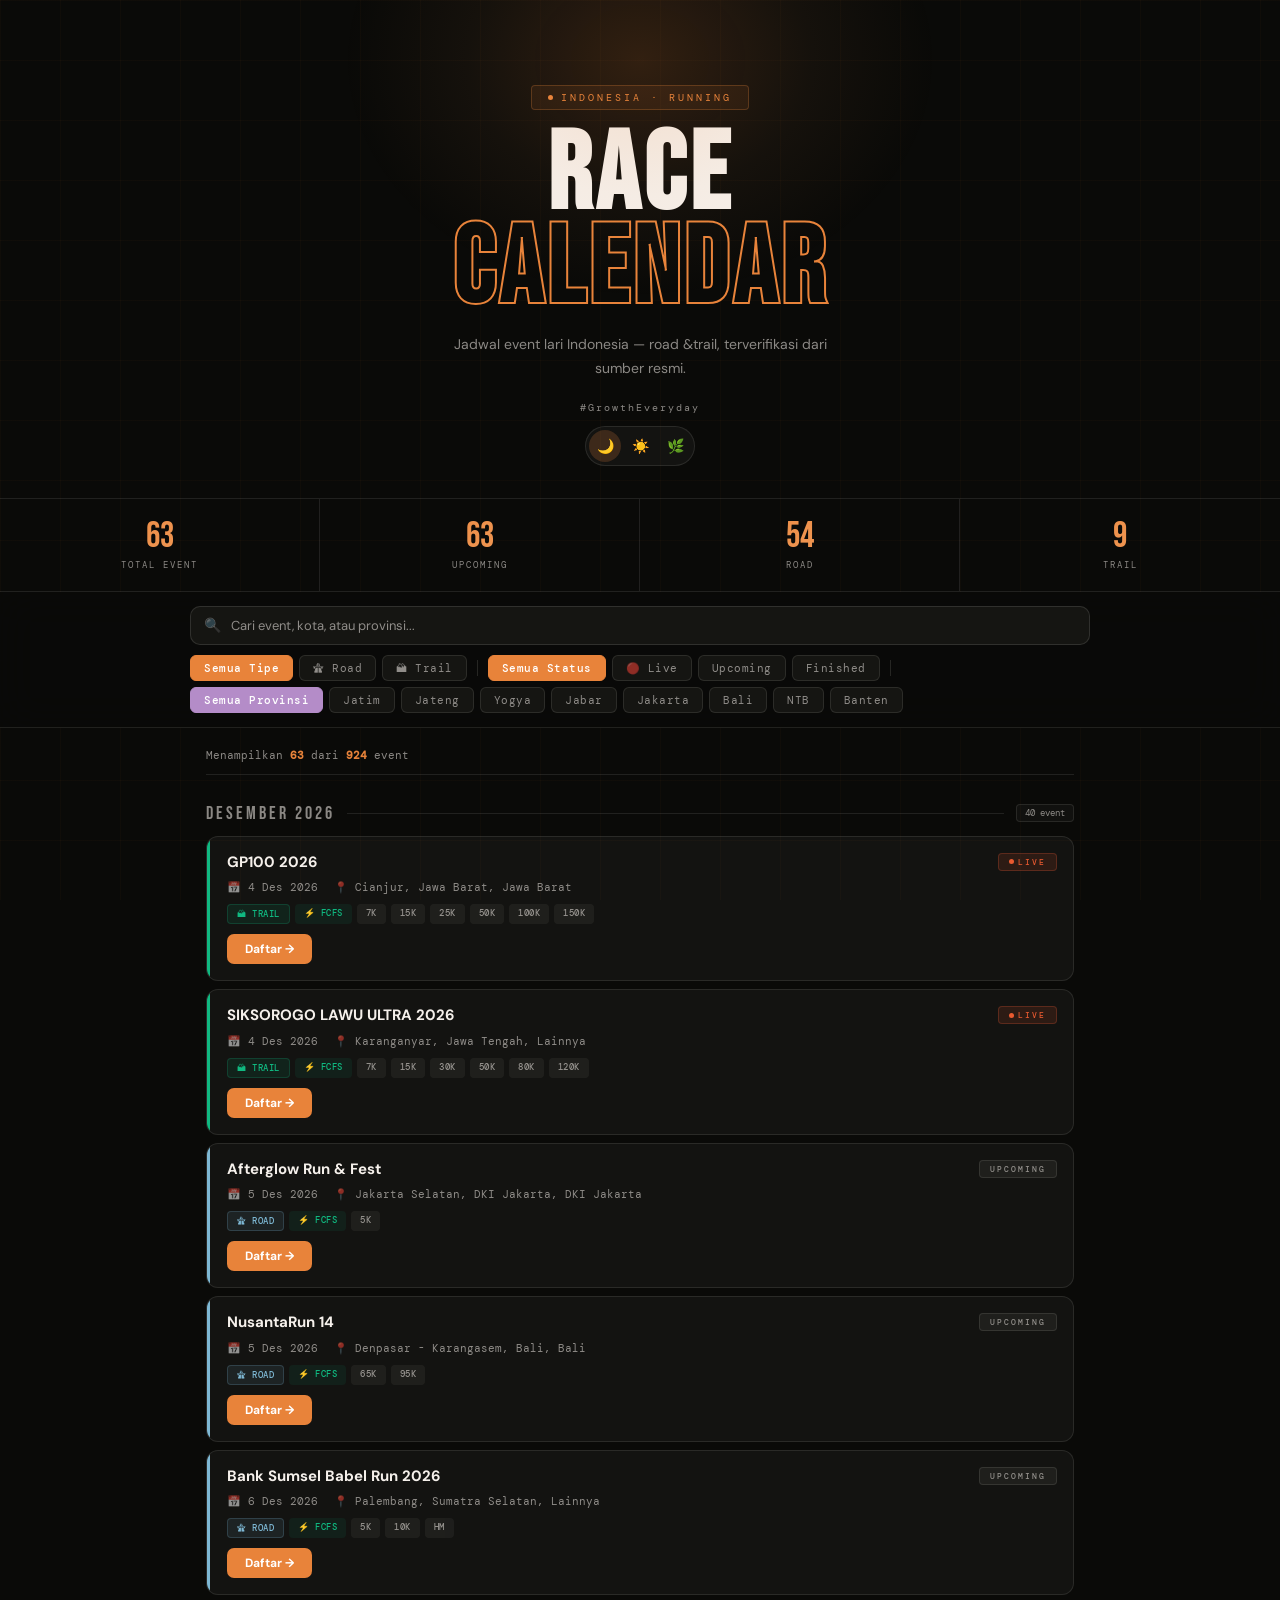
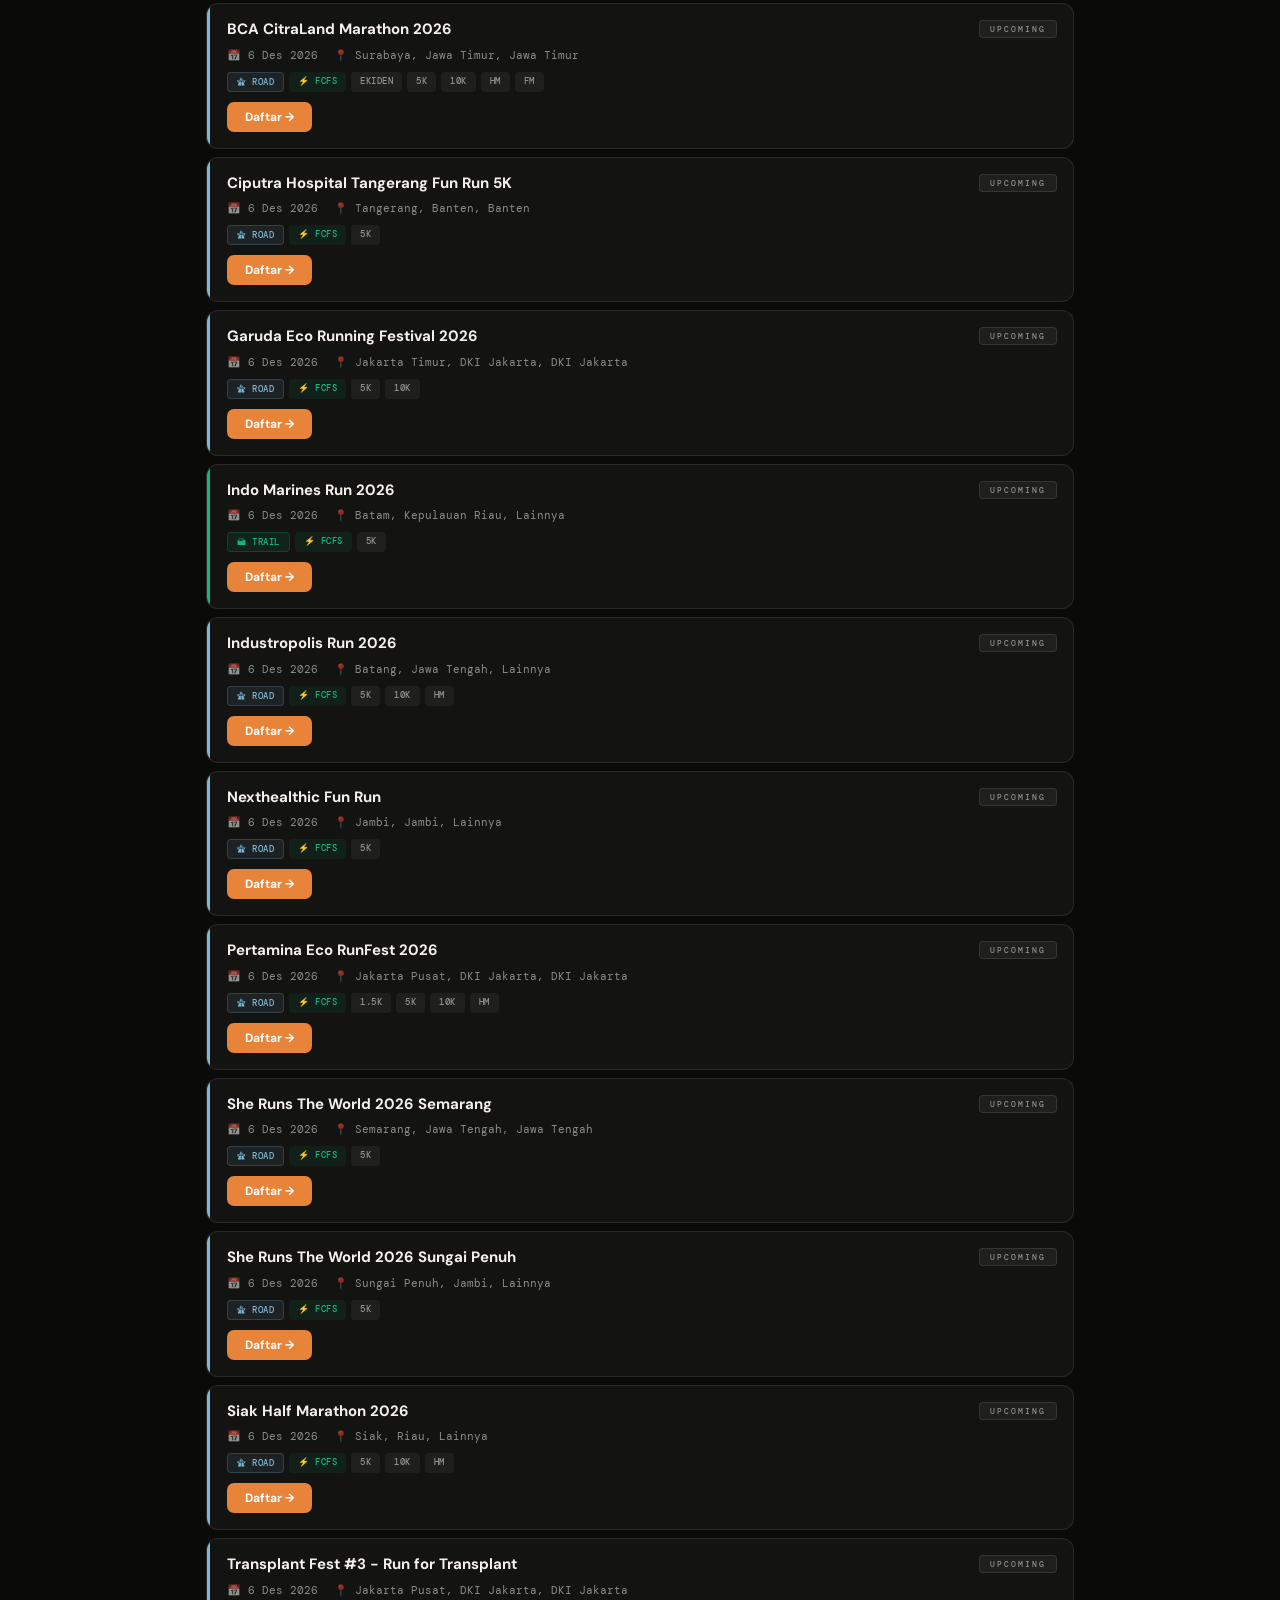
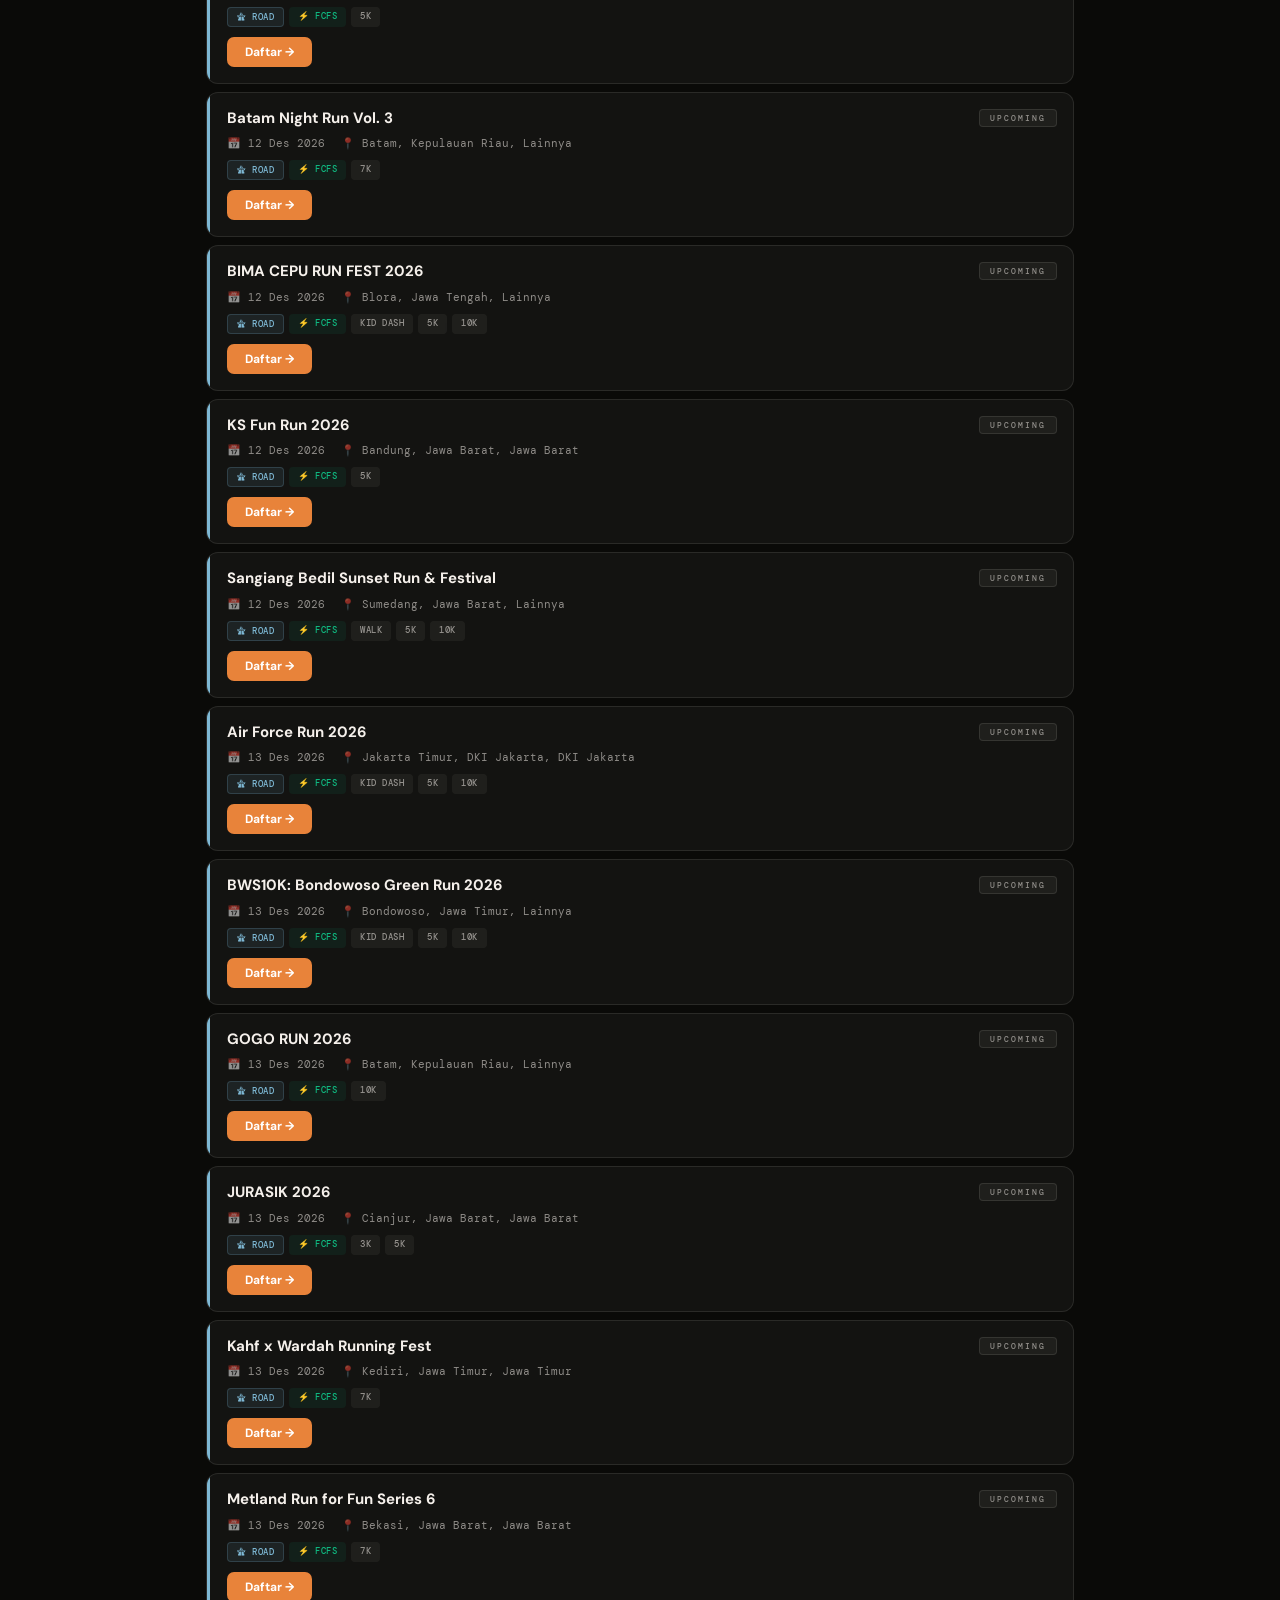
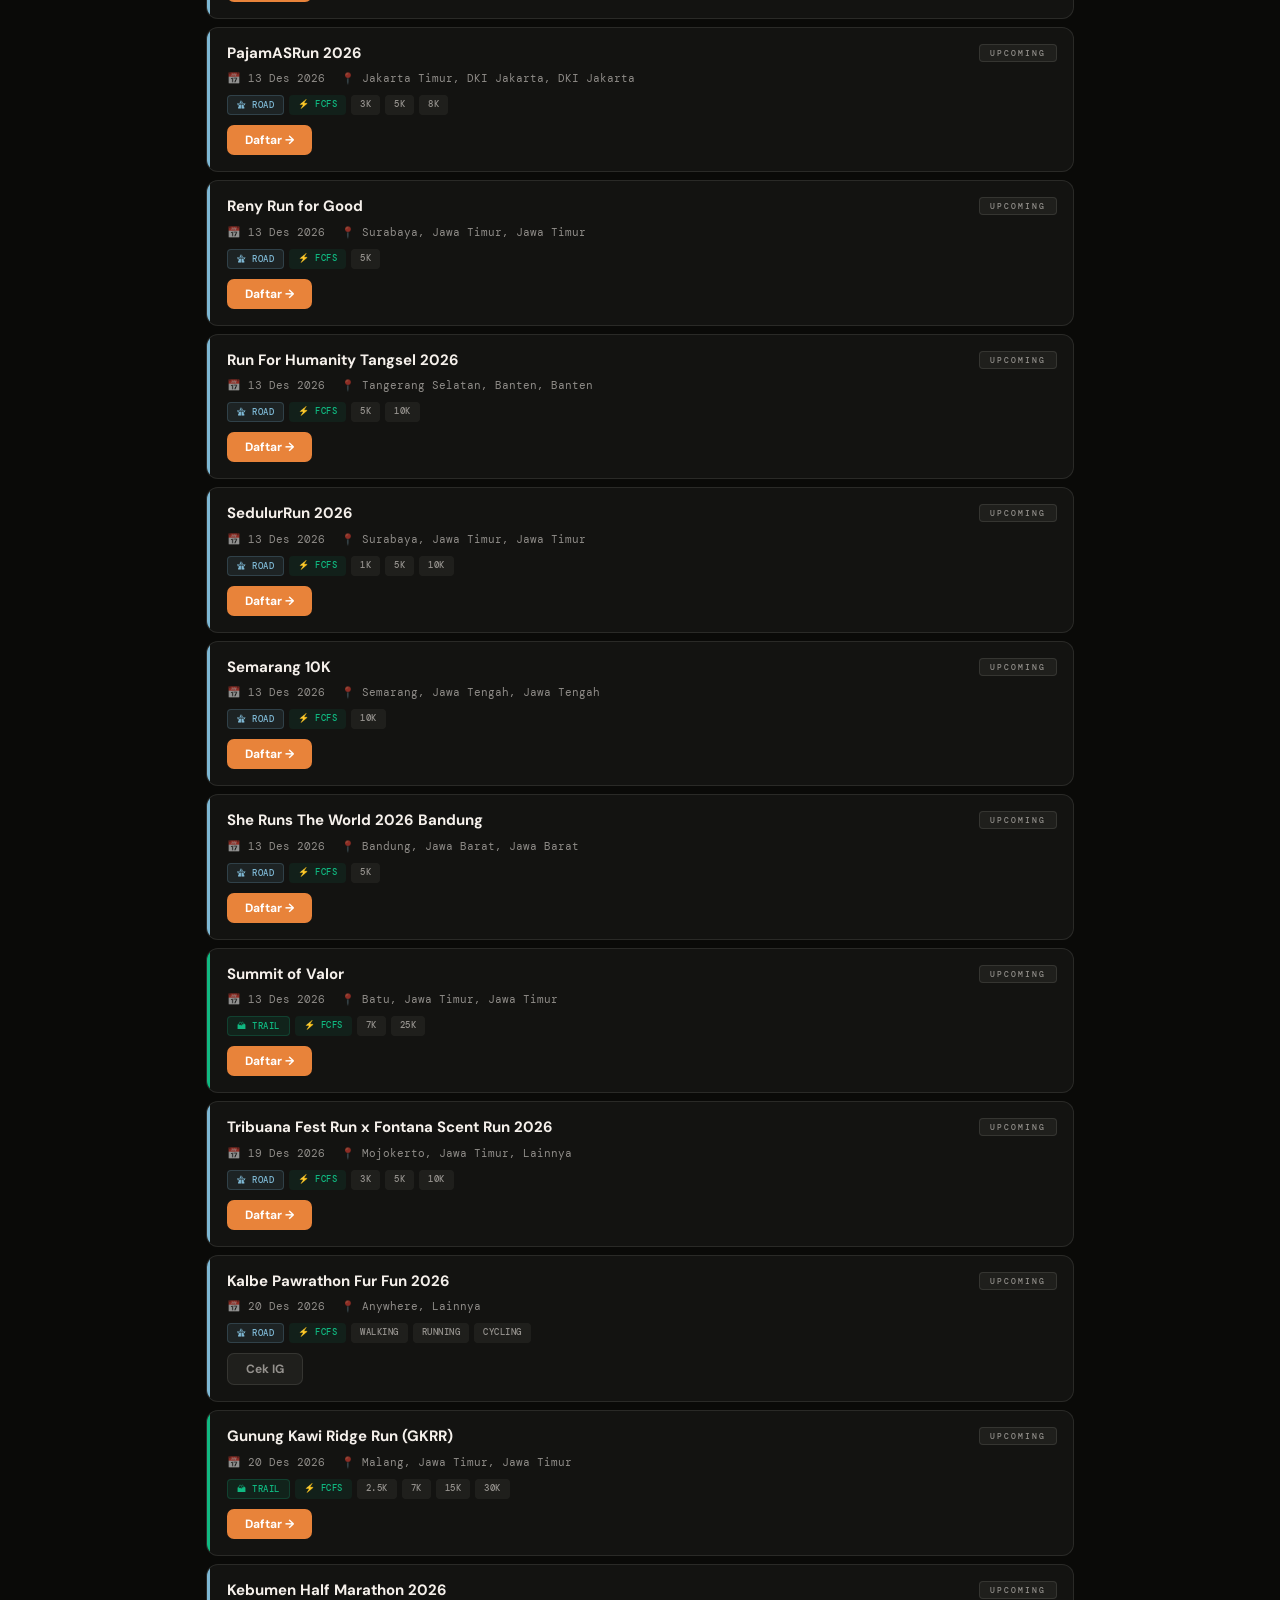
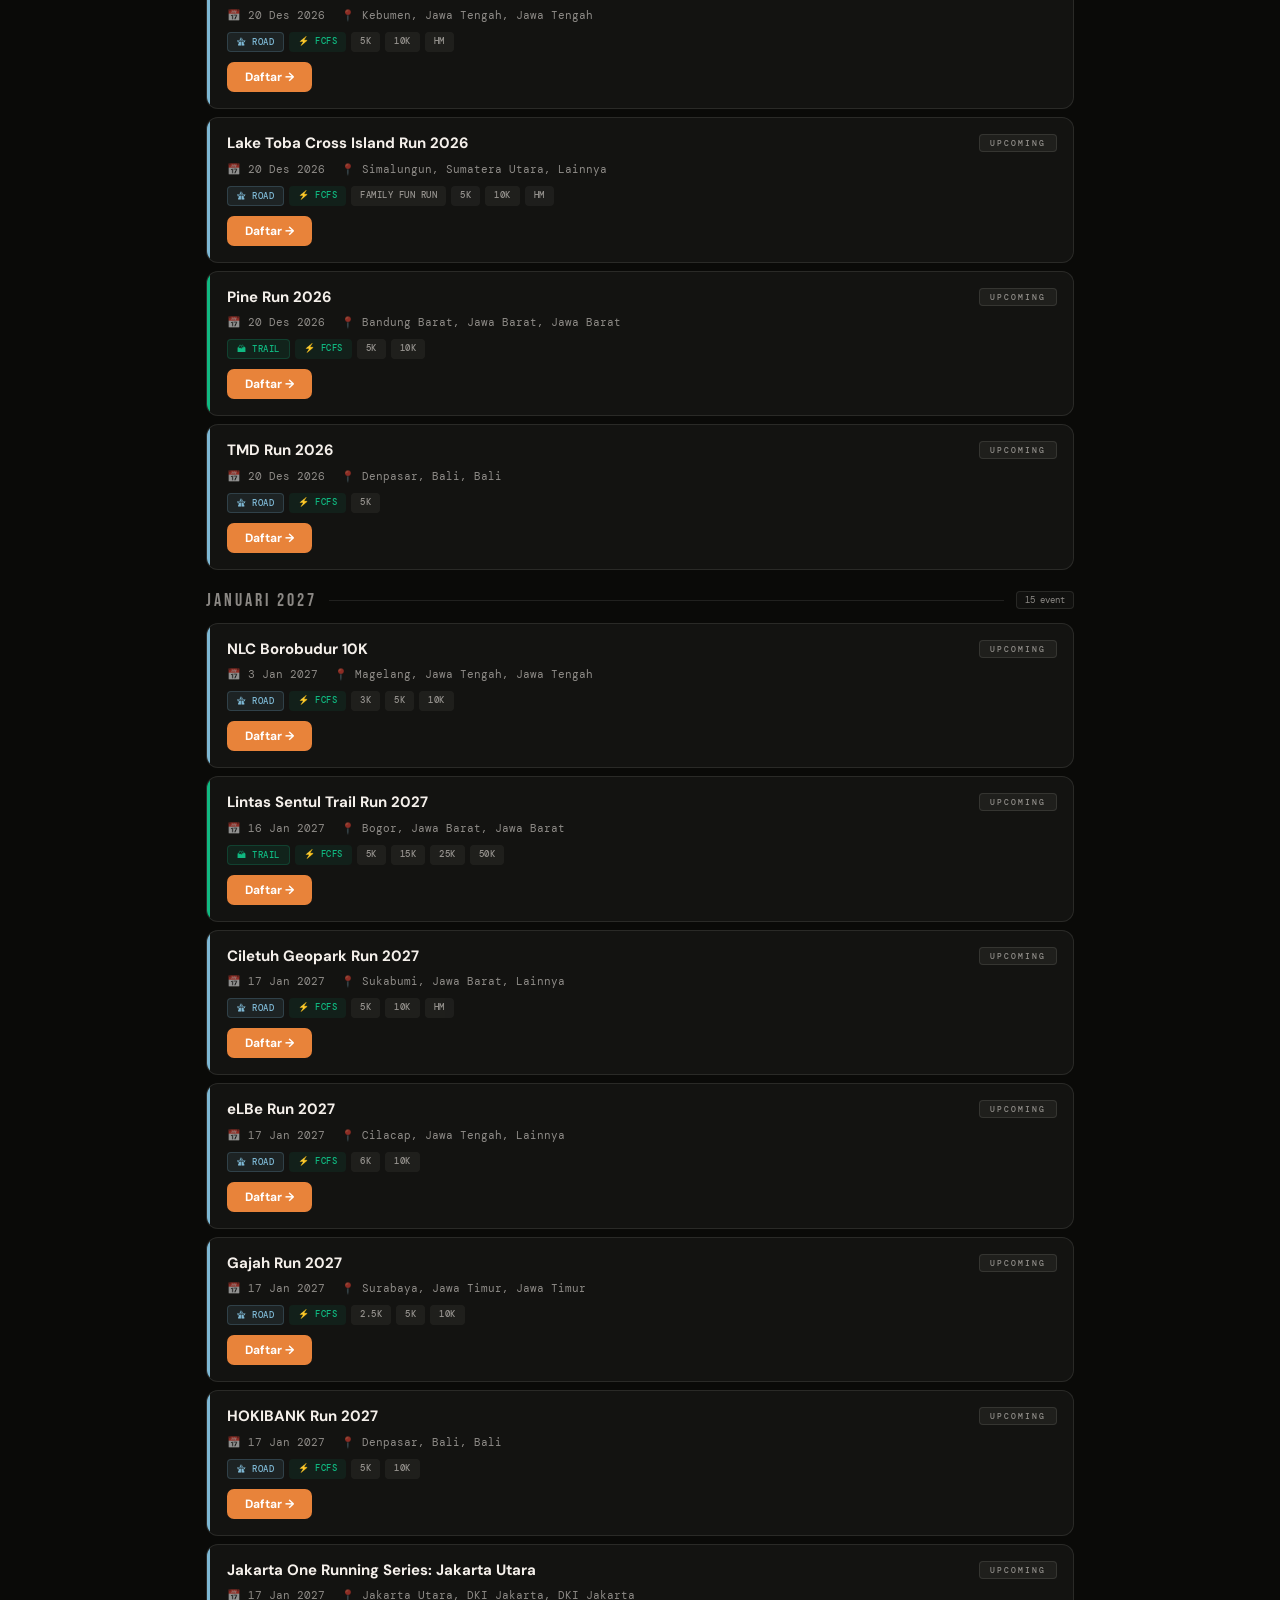
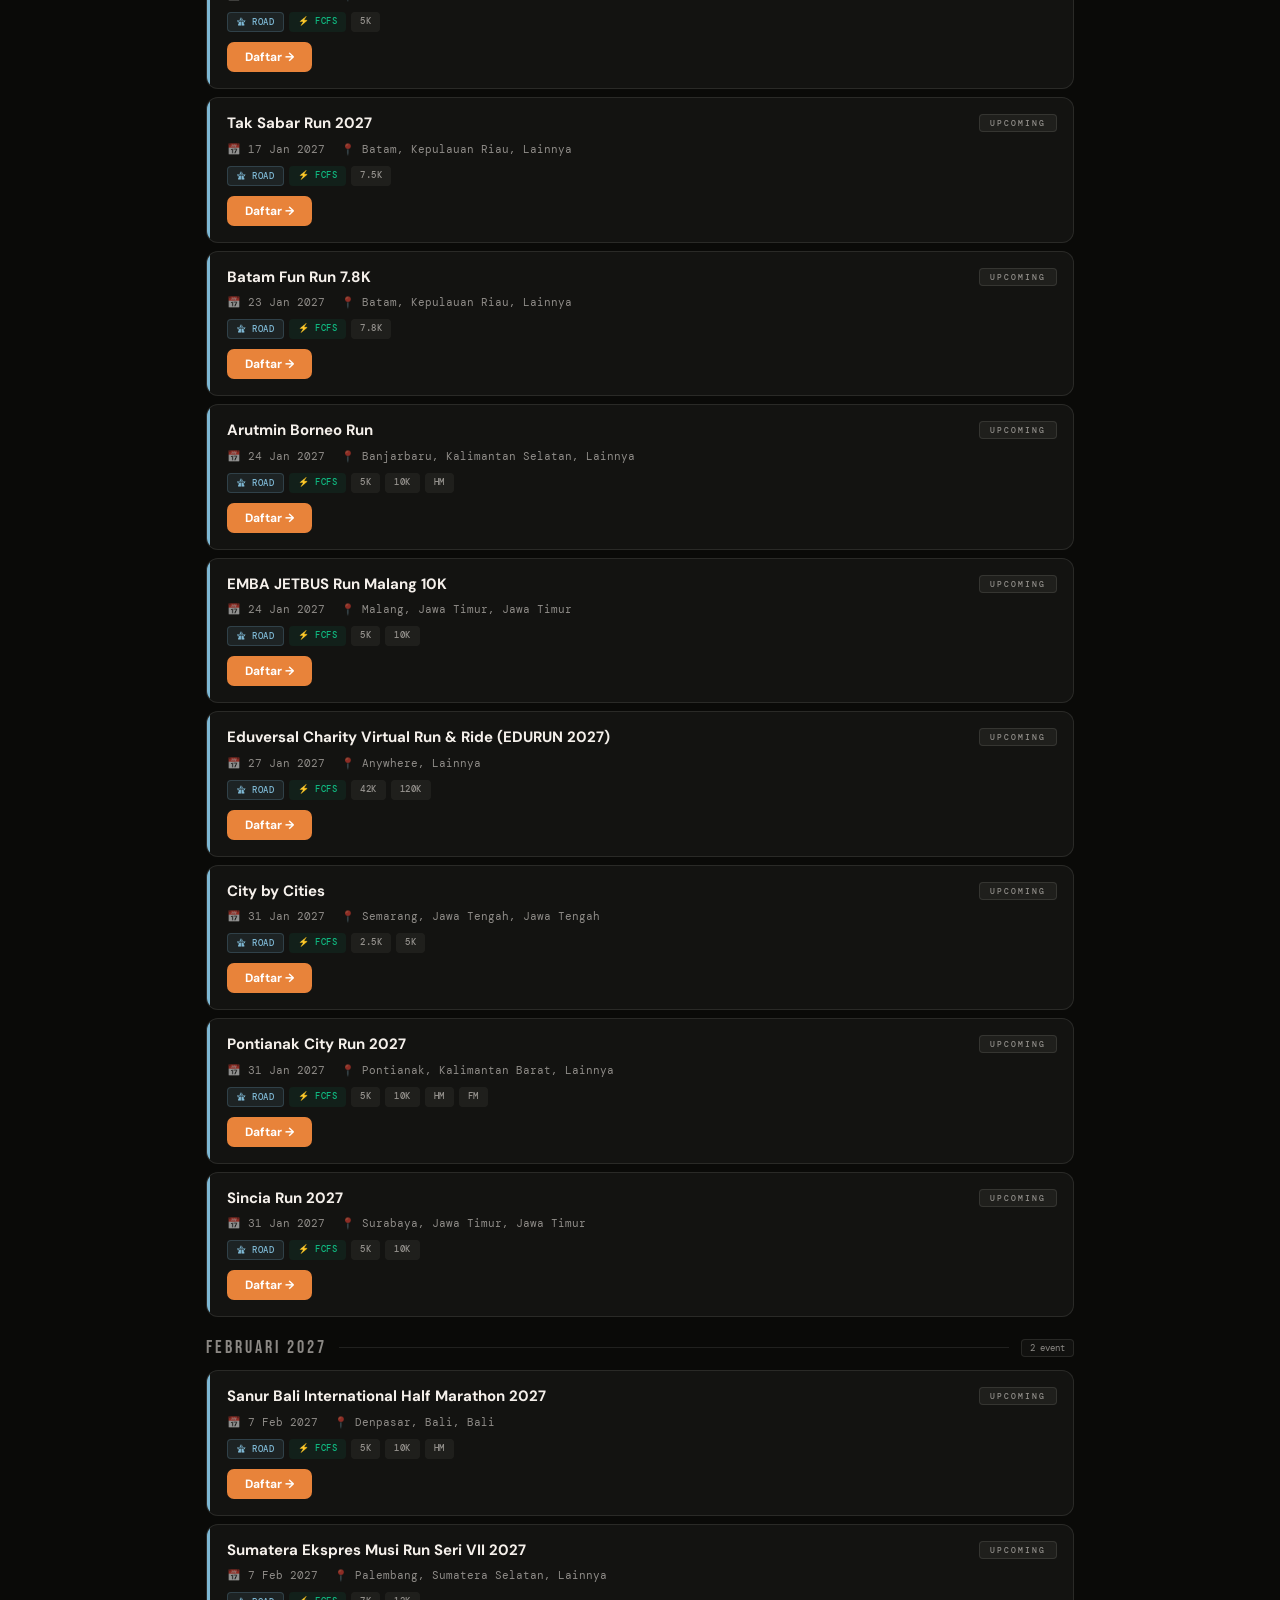
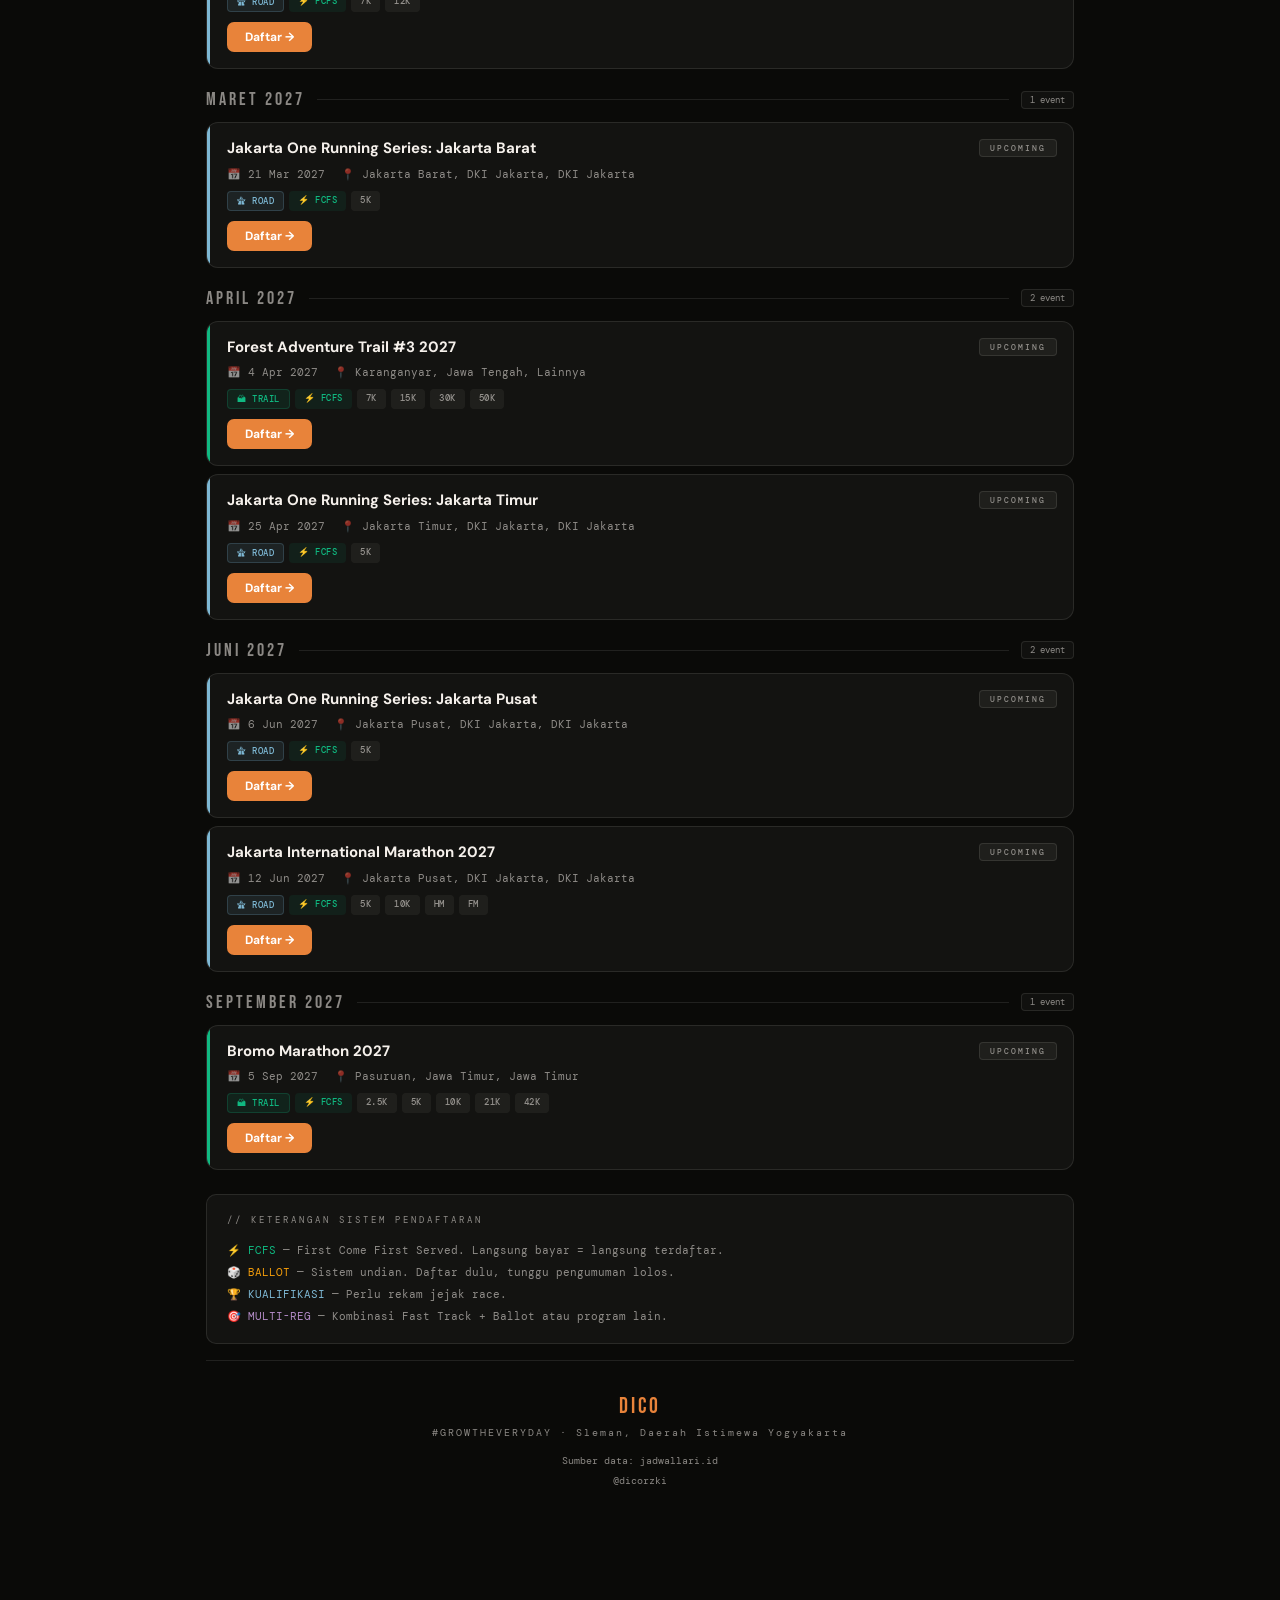
<file: kalender.html>
<!DOCTYPE html>
<html lang="id">
    <head>
        <meta charset="UTF-8">
        <meta name="viewport" content="width=device-width, initial-scale=1.0">
        <title>Race Calendar 2026 — Indonesia</title>
        <link rel="preconnect" href="https://fonts.googleapis.com">
        <link href="https://fonts.googleapis.com/css2?family=Bebas+Neue&family=DM+Sans:wght@300;400;500;600;700&family=DM+Mono:wght@400;500&display=swap" rel="stylesheet">
        <style>
            * {
                box-sizing: border-box;
                margin: 0;
                padding: 0;
            }

            :root {
                --cream: #F5F0EB;
                --dark: #0A0A08;
                --green: #1B4D3E;
                --green-light: #2D6B54;
                --orange: #E8833A;
                --orange-light: #F4A261;
                --gray: #8A8680;
                --bg: #0A0A08;
                --fg: #F5F0EB;
                --fg-muted: rgba(245,240,235,0.55);
                --border: rgba(245,240,235,0.1);
                --card: rgba(245,240,235,0.04);
                --panel-bg: rgba(245,240,235,0.03);
                --input-bg: rgba(245,240,235,0.05);
                --input-border: rgba(245,240,235,0.12);
                --accent: #E8833A;
                --accent2: #F4A261;
                --c-green: #10B981;
                --c-amber: #F59E0B;
                --c-blue: #7EB8D4;
                --c-purple: #B48CC8;
                --c-red: #E85A30;
            }

            html[data-theme="light"] {
                --bg: #FFFFFF;
                --fg: #141210;
                --fg-muted: rgba(20,18,16,0.55);
                --border: rgba(20,18,16,0.1);
                --card: rgba(20,18,16,0.03);
                --panel-bg: rgba(20,18,16,0.02);
                --input-bg: rgba(20,18,16,0.04);
                --input-border: rgba(20,18,16,0.15);
                --accent: #E8833A;
                --accent2: #D4601A;
                --c-green: #1B4D3E;
                --c-amber: #C05621;
                --c-blue: #2563EB;
                --c-purple: #6D28D9;
                --c-red: #DC2626;
            }

            html[data-theme="warm"] {
                --bg: #F5F0EB;
                --fg: #141210;
                --fg-muted: rgba(20,18,16,0.55);
                --border: rgba(20,18,16,0.1);
                --card: rgba(20,18,16,0.04);
                --panel-bg: rgba(20,18,16,0.025);
                --input-bg: rgba(20,18,16,0.04);
                --input-border: rgba(20,18,16,0.15);
                --accent: #E8833A;
                --accent2: #D4601A;
                --c-green: #1B4D3E;
                --c-amber: #C05621;
                --c-blue: #2563EB;
                --c-purple: #6D28D9;
                --c-red: #DC2626;
            }

            html {
                scroll-behavior: smooth;
            }

            body {
                font-family: 'DM Sans', sans-serif;
                background: var(--bg);
                color: var(--fg);
                overflow-x: hidden;
                min-height: 100vh;
                transition: background .2s, color .2s;
            }

            body::before {
                content: '';
                position: fixed;
                inset: 0;
                background-image: linear-gradient(rgba(232,131,58,0.03) 1px, transparent 1px), linear-gradient(90deg, rgba(232,131,58,0.03) 1px, transparent 1px);
                background-size: 60px 60px;
                pointer-events: none;
                z-index: 0;
            }

            /* ── HERO ── */
            .hero {
                position: relative;
                padding: 48px 24px 32px;
                text-align: center;
                border-bottom: 1px solid var(--border);
                overflow: hidden;
                z-index: 1;
            }

            .hero-orb {
                position: absolute;
                top: -100px;
                left: 50%;
                transform: translateX(-50%);
                width: 600px;
                height: 400px;
                background: radial-gradient(ellipse at 50% 40%, rgba(232,131,58,0.18) 0%, rgba(244,162,97,0.05) 40%, transparent 70%);
                pointer-events: none;
            }

            .eyebrow {
                display: inline-flex;
                align-items: center;
                gap: 8px;
                background: rgba(232,131,58,0.08);
                border: 1px solid rgba(232,131,58,0.25);
                border-radius: 4px;
                padding: 5px 16px;
                font-family: 'DM Mono',monospace;
                font-size: 10px;
                letter-spacing: 3px;
                color: var(--accent);
                text-transform: uppercase;
                margin-bottom: 20px;
            }

            .eyebrow-dot {
                width: 5px;
                height: 5px;
                background: var(--accent);
                border-radius: 50%;
                animation: blink 2s infinite;
            }

            @keyframes blink {
                0%,100% {
                    opacity: 1;
                }

                50% {
                    opacity: 0.2;
                }
            }

            .hero h1 {
                font-family: 'Bebas Neue',sans-serif;
                font-size: clamp(52px,13vw,110px);
                letter-spacing: 4px;
                line-height: 0.85;
                color: var(--fg);
                margin-bottom: 6px;
            }

            .hero h1 em {
                font-style: normal;
                color: transparent;
                -webkit-text-stroke: 2px var(--accent);
            }

            .hero-sub {
                font-size: 14px;
                color: var(--fg-muted);
                max-width: 420px;
                margin: 16px auto 20px;
                line-height: 1.7;
                font-weight: 400;
            }

            .watermark {
                font-family: 'DM Mono',monospace;
                font-size: 10px;
                color: var(--fg-muted);
                letter-spacing: 2px;
                margin-bottom: 12px;
            }

            /* ── THEME TOGGLE (sama persis TimikTimik) ── */
            .theme-toggle {
                display: inline-flex;
                gap: 3px;
                padding: 3px;
                border-radius: 100px;
                background: var(--card);
                border: 1px solid var(--border);
            }

            .theme-btn {
                width: 32px;
                height: 32px;
                border-radius: 100px;
                border: none;
                cursor: pointer;
                background: transparent;
                font-size: 14px;
                transition: background .15s;
            }

            .theme-btn.active {
                background: rgba(232,131,58,.2);
            }

            .theme-btn:hover:not(.active) {
                background: var(--card);
            }

            /* ── STATS ── */
            .stats {
                display: grid;
                grid-template-columns: repeat(4,1fr);
                border-bottom: 1px solid var(--border);
                position: relative;
                z-index: 1;
            }

            .stat {
                padding: 20px 16px;
                text-align: center;
                border-right: 1px solid var(--border);
            }

            .stat:last-child {
                border-right: none;
            }

            .stat-n {
                font-family: 'Bebas Neue',sans-serif;
                font-size: 36px;
                line-height: 1;
                background: linear-gradient(135deg,var(--accent),var(--accent2));
                -webkit-background-clip: text;
                -webkit-text-fill-color: transparent;
                background-clip: text;
            }

            .stat-l {
                font-size: 9px;
                color: var(--fg-muted);
                text-transform: uppercase;
                letter-spacing: 2px;
                margin-top: 4px;
                font-family: 'DM Mono',monospace;
            }

            /* ── CONTROLS ── */
            .controls {
                position: sticky;
                top: 0;
                z-index: 50;
                background: rgba(10,10,8,0.88);
                backdrop-filter: blur(20px);
                -webkit-backdrop-filter: blur(20px);
                border-bottom: 1px solid var(--border);
                padding: 14px 20px;
                transition: background .2s;
            }

            html[data-theme="light"] .controls {
                background: rgba(255,255,255,0.92);
            }

            html[data-theme="warm"] .controls {
                background: rgba(245,240,235,0.92);
            }

            .controls-inner {
                max-width: 900px;
                margin: 0 auto;
                display: flex;
                flex-direction: column;
                gap: 10px;
            }

            .search-wrap {
                position: relative;
            }

            .search-icon {
                position: absolute;
                left: 14px;
                top: 50%;
                transform: translateY(-50%);
                font-size: 14px;
                opacity: 0.4;
            }

            .search-input {
                width: 100%;
                background: var(--input-bg);
                border: 1px solid var(--input-border);
                border-radius: 10px;
                padding: 10px 14px 10px 40px;
                color: var(--fg);
                font-size: 13px;
                font-family: 'DM Sans',sans-serif;
                outline: none;
                transition: border-color .2s;
            }

            .search-input::placeholder {
                color: var(--fg-muted);
            }

            .search-input:focus {
                border-color: rgba(232,131,58,0.5);
            }

            .filter-group {
                display: flex;
                gap: 6px;
                flex-wrap: wrap;
                align-items: center;
            }

            .filter-sep {
                width: 1px;
                height: 16px;
                background: var(--input-border);
                margin: 0 4px;
            }

            .chip {
                background: var(--input-bg);
                border: 1px solid var(--border);
                border-radius: 6px;
                padding: 5px 13px;
                font-size: 11px;
                font-family: 'DM Mono',monospace;
                color: var(--fg-muted);
                cursor: pointer;
                transition: all .15s;
                white-space: nowrap;
                letter-spacing: 0.5px;
            }

            .chip:hover {
                border-color: var(--input-border);
                color: var(--fg);
            }

            .chip.active {
                background: var(--accent);
                border-color: var(--accent);
                color: #fff;
                font-weight: 500;
            }

            .chip.trail.active {
                background: var(--c-green);
                border-color: var(--c-green);
            }

            .chip.road.active {
                background: var(--c-blue);
                border-color: var(--c-blue);
            }

            .chip.prov.active {
                background: var(--c-purple);
                border-color: var(--c-purple);
            }

            /* ── MAIN ── */
            .main {
                max-width: 900px;
                margin: 0 auto;
                padding: 20px 16px 80px;
                position: relative;
                z-index: 1;
            }

            .results-bar {
                display: flex;
                justify-content: space-between;
                align-items: center;
                margin-bottom: 16px;
                padding-bottom: 12px;
                border-bottom: 1px solid var(--border);
            }

            .results-count {
                font-family: 'DM Mono',monospace;
                font-size: 11px;
                color: var(--fg-muted);
            }

            .results-count strong {
                color: var(--accent);
            }

            .reset-btn {
                background: rgba(232,131,58,0.08);
                border: 1px solid rgba(232,131,58,0.2);
                border-radius: 6px;
                padding: 4px 12px;
                font-size: 10px;
                font-family: 'DM Mono',monospace;
                color: var(--accent);
                cursor: pointer;
                display: none;
                letter-spacing: 1px;
            }

            .reset-btn.show {
                display: block;
            }

            /* ── MONTH GROUP ── */
            .month-group {
                margin-bottom: 8px;
            }

            .month-header {
                display: flex;
                align-items: center;
                gap: 12px;
                padding: 12px 0 8px;
                margin-bottom: 4px;
            }

            .month-label {
                font-family: 'Bebas Neue',sans-serif;
                font-size: 18px;
                letter-spacing: 3px;
                color: var(--fg-muted);
            }

            .month-line {
                flex: 1;
                height: 1px;
                background: var(--border);
            }

            .month-count {
                font-family: 'DM Mono',monospace;
                font-size: 9px;
                color: var(--fg-muted);
                background: var(--panel-bg);
                border: 1px solid var(--border);
                border-radius: 4px;
                padding: 2px 8px;
            }

            /* ── RACE CARD ── */
            .race-card {
                background: var(--card);
                border: 1px solid var(--border);
                border-radius: 12px;
                padding: 0;
                margin-bottom: 8px;
                overflow: hidden;
                transition: border-color .2s,transform .2s;
                position: relative;
                text-align: left !important; /* INI OBATNYA COK BIAR RATA KIRI */
            }

            .race-card:hover {
                border-color: rgba(232,131,58,0.25);
                transform: translateY(-1px);
            }

            .card-stripe {
                position: absolute;
                left: 0;
                top: 0;
                bottom: 0;
                width: 3px;
            }

            .road .card-stripe {
                background: var(--c-blue);
            }

            .trail .card-stripe {
                background: var(--c-green);
            }

            .multi .card-stripe {
                background: var(--c-purple);
            }

            .card-inner {
                padding: 16px 16px 16px 20px;
            }

            .card-top {
                display: flex;
                justify-content: space-between;
                align-items: flex-start;
                gap: 12px;
                margin-bottom: 8px;
            }

            .card-name {
                font-size: 15px;
                font-weight: 700;
                color: var(--fg);
                line-height: 1.3;
                flex: 1;
            }

            .status-pill {
                font-family: 'DM Mono',monospace;
                font-size: 8px;
                font-weight: 500;
                letter-spacing: 2px;
                text-transform: uppercase;
                padding: 3px 10px;
                border-radius: 4px;
                white-space: nowrap;
                flex-shrink: 0;
                display: flex;
                align-items: center;
                gap: 4px;
            }

            .s-live {
                background: rgba(232,90,48,0.12);
                color: var(--c-red);
                border: 1px solid rgba(232,90,48,0.25);
            }

            .s-upcoming {
                background: var(--input-bg);
                color: var(--fg-muted);
                border: 1px solid var(--border);
            }

            .live-dot {
                width: 5px;
                height: 5px;
                background: var(--c-red);
                border-radius: 50%;
                animation: blink 1.4s infinite;
            }

            .card-meta {
                display: flex;
                gap: 16px;
                flex-wrap: wrap;
                margin-bottom: 10px;
            }

            .meta-item {
                display: flex;
                align-items: center;
                gap: 5px;
                font-family: 'DM Mono',monospace;
                font-size: 11px;
                color: var(--fg-muted);
            }

            .card-chips {
                display: flex;
                flex-wrap: wrap;
                gap: 5px;
                margin-bottom: 10px;
            }

            .chip-tag {
                font-family: 'DM Mono',monospace;
                font-size: 9px;
                font-weight: 500;
                padding: 3px 9px;
                border-radius: 4px;
                letter-spacing: 0.5px;
                text-transform: uppercase;
            }

            .ct-road {
                background: rgba(126,184,212,0.1);
                color: var(--c-blue);
                border: 1px solid rgba(126,184,212,0.2);
            }

            .ct-trail {
                background: rgba(16,185,129,0.1);
                color: var(--c-green);
                border: 1px solid rgba(16,185,129,0.2);
            }

            .ct-multi {
                background: rgba(180,140,200,0.1);
                color: var(--c-purple);
                border: 1px solid rgba(180,140,200,0.2);
            }

            .ct-fcfs {
                background: rgba(16,185,129,0.08);
                color: var(--c-green);
            }

            .ct-ballot {
                background: rgba(245,158,11,0.08);
                color: var(--c-amber);
            }

            .ct-kual {
                background: rgba(126,184,212,0.08);
                color: var(--c-blue);
            }

            .ct-mixed {
                background: rgba(180,140,200,0.08);
                color: var(--c-purple);
            }

            .ct-dist {
                background: var(--input-bg);
                color: var(--fg-muted);
            }

            .card-price {
                font-family: 'DM Mono',monospace;
                font-size: 11px;
                color: var(--fg-muted);
                margin-bottom: 8px;
            }

            .card-price strong {
                color: var(--fg);
            }

            .ballot-note {
                background: rgba(245,158,11,0.05);
                border: 1px solid rgba(245,158,11,0.15);
                border-left: 3px solid var(--c-amber);
                border-radius: 0 6px 6px 0;
                padding: 8px 12px;
                font-size: 11px;
                color: var(--c-amber);
                margin-bottom: 10px;
                line-height: 1.6;
            }

            .card-actions {
                display: flex;
                gap: 8px;
                align-items: center;
                flex-wrap: wrap;
            }

            .btn-reg {
                background: var(--accent);
                border: none;
                border-radius: 7px;
                padding: 7px 18px;
                font-size: 12px;
                font-weight: 700;
                font-family: 'DM Sans',sans-serif;
                color: #fff;
                cursor: pointer;
                text-decoration: none;
                display: inline-flex;
                align-items: center;
                gap: 5px;
                transition: background .15s,transform .1s;
            }

            .btn-reg:hover {
                background: var(--accent2);
                transform: scale(1.02);
            }

            .btn-reg.disabled {
                background: var(--input-bg);
                color: var(--fg-muted);
                cursor: default;
                transform: none;
                border: 1px solid var(--border);
            }

            .btn-ig {
                background: var(--input-bg);
                border: 1px solid var(--border);
                border-radius: 7px;
                padding: 7px 14px;
                font-size: 11px;
                font-family: 'DM Mono',monospace;
                color: var(--fg-muted);
                text-decoration: none;
                display: inline-flex;
                align-items: center;
                gap: 5px;
                transition: all .15s;
            }

            .btn-ig:hover {
                border-color: rgba(232,131,58,0.3);
                color: var(--fg);
            }

            .btn-src {
                margin-left: auto;
                font-family: 'DM Mono',monospace;
                font-size: 9px;
                color: var(--fg-muted);
                text-decoration: none;
                letter-spacing: 1px;
                display: inline-flex;
                align-items: center;
                gap: 4px;
                transition: color .15s;
                opacity: 0.5;
            }

            .btn-src:hover {
                opacity: 1;
            }

            /* ── EMPTY ── */
            .empty {
                text-align: center;
                padding: 80px 20px;
                color: var(--fg-muted);
            }

            .empty-icon {
                font-size: 48px;
                margin-bottom: 16px;
            }

            /* ── LEGEND ── */
            .legend {
                background: var(--card);
                border: 1px solid var(--border);
                border-radius: 10px;
                padding: 16px 20px;
                margin-top: 24px;
                font-size: 11px;
                color: var(--fg-muted);
                line-height: 2;
                font-family: 'DM Mono',monospace;
            }

            .legend-title {
                font-size: 9px;
                text-transform: uppercase;
                letter-spacing: 3px;
                color: var(--fg-muted);
                margin-bottom: 10px;
            }

            /* ── FOOTER ── */
            .footer {
                text-align: center;
                padding: 32px 20px;
                border-top: 1px solid var(--border);
                margin-top: 16px;
            }

            .footer-brand {
                font-family: 'Bebas Neue',sans-serif;
                font-size: 22px;
                letter-spacing: 3px;
                color: var(--accent);
                margin-bottom: 6px;
            }

            .footer-tag {
                font-family: 'DM Mono',monospace;
                font-size: 10px;
                color: var(--fg-muted);
                letter-spacing: 2px;
                margin-bottom: 12px;
            }

            .footer-sources {
                font-family: 'DM Mono',monospace;
                font-size: 10px;
                color: var(--fg-muted);
                line-height: 2;
            }

            .footer-sources a {
                color: var(--fg-muted);
                text-decoration: none;
                transition: color .15s;
            }

            .footer-sources a:hover {
                color: var(--accent);
            }

            /* ── MOBILE ── */
            @media(max-width: 600px) {
                .stats {
                    grid-template-columns:repeat(2,1fr);
                }

                .stat:nth-child(2) {
                    border-right: none;
                }

                .stat:nth-child(3) {
                    border-top: 1px solid var(--border);
                }

                .hero h1 {
                    font-size: clamp(48px,16vw,80px);
                }

                .card-top {
                    flex-direction: column;
                    gap: 6px;
                }

                .btn-src {
                    display: none;
                }

                .filter-sep {
                    display: none;
                }
            }
           /* ── TOMBOL BACK & PENYESUAIAN RUANG ── */
            .hero {
                padding-top: 84px !important; /* Dorong konten ke bawah biar ga ketabrak tombol */
            }
            .btn-back-home {
                position: absolute;
                top: 24px;
                left: 24px;
                display: inline-flex;
                align-items: center;
                gap: 6px;
                padding: 8px 16px;
                border-radius: 100px;
                background: var(--card);
                border: 1px solid var(--border);
                color: var(--fg-muted);
                font-family: 'DM Sans', sans-serif;
                font-size: 13px;
                font-weight: 600;
                text-decoration: none;
                transition: all .2s;
                z-index: 50;
            }
            .btn-back-home:hover {
                border-color: var(--accent);
                color: var(--accent);
                background: var(--input-bg);
                transform: translateX(-4px);
            }
            @media(max-width: 600px) {
                .hero {
                    padding-top: 74px !important; /* Penyesuaian jarak untuk layar HP */
                }
                .btn-back-home {
                    top: 16px;
                    left: 16px;
                    padding: 6px 12px;
                    font-size: 11px;
                }
            }
        </style>
        <!-- Microsoft Clarity -->
        <script type="text/javascript">
            (function(c, l, a, r, i, t, y) {
                c[a] = c[a] || function() {
                    (c[a].q = c[a].q || []).push(arguments)
                }
                ;
                t = l.createElement(r);
                t.async = 1;
                t.src = "https://www.clarity.ms/tag/" + i;
                y = l.getElementsByTagName(r)[0];
                y.parentNode.insertBefore(t, y);
            }
            )(window, document, "clarity", "script", "wmd5cahxkt");
        </script>
    </head>
    <body>
        <header class="hero">
            <div class="hero-orb"></div>
            <div class="eyebrow">
                <div class="eyebrow-dot"></div>
                Indonesia · Running 
            </div>
            <h1>
                RACE<br>
                <em>CALENDAR</em>
            </h1>
            <p class="hero-sub">Jadwal event lari Indonesia — road &amp;trail, terverifikasi dari sumber resmi.</p>
            <div class="watermark">
                #GrowthEveryday
            </div>
            <div class="theme-toggle" id="theme-toggle">
                <button class="theme-btn active" data-theme="dark" title="Dark">🌙</button>
                <button class="theme-btn" data-theme="light" title="Light">☀️</button>
                <button class="theme-btn" data-theme="warm" title="Warm Cream">🌿</button>
            </div>
        </header>
        <div class="stats">
            <div class="stat">
                <div class="stat-n">111</div>
                <div class="stat-l">Total Event</div>
            </div>
            <div class="stat">
                <div class="stat-n">111</div>
                <div class="stat-l">Upcoming</div>
            </div>
            <div class="stat">
                <div class="stat-n">77</div>
                <div class="stat-l">Road</div>
            </div>
            <div class="stat">
                <div class="stat-n">34</div>
                <div class="stat-l">Trail</div>
            </div>
        </div>
        <div class="controls">
            <div class="controls-inner">
                <div class="search-wrap">
                    <span class="search-icon">🔍</span>
                    <input type="text" class="search-input" id="searchInput" placeholder="Cari event, kota, atau provinsi...">
                </div>
                <div class="filter-group">
                    <div id="typeFilter" style="display:flex;gap:6px;flex-wrap:wrap;">
                        <button class="chip active" data-type="all">Semua Tipe</button>
                        <button class="chip road" data-type="ROAD">🛣 Road</button>
                        <button class="chip trail" data-type="TRAIL">🏔 Trail</button>
                    </div>
                    <div class="filter-sep"></div>
                    <div id="statusFilter" style="display:flex;gap:6px;flex-wrap:wrap;">
                        <button class="chip active" data-status="all">Semua Status</button>
                        <button class="chip" data-status="LIVE">🔴 Live</button>
                        <button class="chip" data-status="UPCOMING">Upcoming</button>
                        <button class="chip" data-status="FINISHED">Finished</button>
                    </div>
                    <div class="filter-sep"></div>
                    <div id="provFilter" style="display:flex;gap:6px;flex-wrap:wrap;">
                        <button class="chip prov active" data-prov="all">Semua Provinsi</button>
                        <button class="chip prov" data-prov="Jawa Timur">Jatim</button>
                        <button class="chip prov" data-prov="Jawa Tengah">Jateng</button>
                        <button class="chip prov" data-prov="DI Yogyakarta">Yogya</button>
                        <button class="chip prov" data-prov="Jawa Barat">Jabar</button>
                        <button class="chip prov" data-prov="DKI Jakarta">Jakarta</button>
                        <button class="chip prov" data-prov="Bali">Bali</button>
                        <button class="chip prov" data-prov="NTB">NTB</button>
                        <button class="chip prov" data-prov="Banten">Banten</button>
                    </div>
                </div>
            </div>
        </div>
        <main class="main">
            <div class="results-bar">
                <div class="results-count">
                    Menampilkan <strong id="shownCount">111</strong>
                    dari <strong id="totalCount">111</strong>
                    event
                </div>
                <button class="reset-btn" id="resetBtn" onclick="resetAll()">✕ Reset Filter</button>
            </div>
            <div id="raceList"></div>
            <div class="legend">
                <div class="legend-title">// Keterangan Sistem Pendaftaran</div>
                <div>
                    <span style="color:var(--c-green)">⚡ FCFS</span>
                    — First Come First Served. Langsung bayar = langsung terdaftar.
                </div>
                <div>
                    <span style="color:var(--c-amber)">🎲 BALLOT</span>
                    — Sistem undian. Daftar dulu, tunggu pengumuman lolos.
                </div>
                <div>
                    <span style="color:var(--c-blue)">🏆 KUALIFIKASI</span>
                    — Perlu rekam jejak race.
                </div>
                <div>
                    <span style="color:var(--c-purple)">🎯 MULTI-REG</span>
                    — Kombinasi Fast Track + Ballot atau program lain.
                </div>
            </div>
            <div class="footer">
                <div class="footer-brand">Dico</div>
                <div class="footer-tag">#GROWTHEVERYDAY · Sleman, Daerah Istimewa Yogyakarta</div>
                <div class="footer-sources">
                    Sumber data:
      <a href="https://jadwallari.id" target="_blank" rel="noopener">jadwallari.id</a>
        <br>
                <a href="https://instagram.com/dicorzki" target="_blank" rel="noopener">@dicorzki</a>
                </div>
            </div>
        </main>
        <script>
        var MONTHS = ["Jan", "Feb", "Mar", "Apr", "Mei", "Jun", "Jul", "Agu", "Sep", "Okt", "Nov", "Des"];
        var MONTH_NAMES = ["", "Januari", "Februari", "Maret", "April", "Mei", "Juni", "Juli", "Agustus", "September", "Oktober", "November", "Desember"];

             // Kosongin datanya, nanti diisi otomatis dari JSON
            var RACES = [];
            var activeType = "all";
            var activeStatus = "all";
            var activeProv = "all";
            var searchQ = "";

            function fmtDate(s) {
                if (!s)
                    return "-";
                var d = new Date(s + "T00:00:00");
                return d.getDate() + " " + MONTHS[d.getMonth()] + " " + d.getFullYear();
            }

            function fmtIDR(n) {
                if (!n || n === 0)
                    return null;
                return "Rp " + Number(n).toLocaleString("id-ID");
            }

            function escHtml(s) {
                if (!s)
                    return "";
                return String(s).replace(/&/g, "&amp;").replace(/</g, "&lt;").replace(/>/g, "&gt;").replace(/"/g, "&quot;");
            }

            function buildCard(r) {
    // 1. Deklarasikan variabel pendukung
    var today = new Date();
    today.setHours(0, 0, 0, 0);
    
    // INI BARIS YANG HILANG/SALAH DI KODE KAMU (PENTING!)
    var raceDate = new Date(r.date); 
    
    var typeClass = (r.runType || "ROAD").toLowerCase();
    
    // 2. Logika Status Otomatis
    var statusHtml = "";
    if (raceDate.getTime() === today.getTime()) {
        statusHtml = '<div class="status-pill s-live"><div class="live-dot"></div>LIVE</div>';
    } else if (raceDate < today) {
        statusHtml = '<div class="status-pill" style="background: #222; color: #555;">FINISHED</div>';
    } else {
        statusHtml = '<div class="status-pill s-upcoming">UPCOMING</div>';
    }

    // 3. Mapping Tipe & Badge
    var typeMap = { ROAD: "🛣 Road", TRAIL: "🏔 Trail", MULTI: "Multi" };
    var typeChip = '<span class="chip-tag ct-' + typeClass + '">' + (typeMap[r.runType] || r.runType) + '</span>';
    
    var regMap = { FCFS: "⚡ FCFS", BALLOT: "🎲 BALLOT", KUALIFIKASI: "🏆 KUAL", MIXED: "🎯 MULTI-REG" };
    var regCls = { FCFS: "ct-fcfs", BALLOT: "ct-ballot", KUALIFIKASI: "ct-kual", MIXED: "ct-mixed" };
    var regChip = '<span class="chip-tag ' + (regCls[r.regType] || "") + '">' + (regMap[r.regType] || r.regType) + '</span>';

    // 4. Jarak & Harga
    var distChips = (r.distances || []).map(function(d) {
        return '<span class="chip-tag ct-dist">' + d + '</span>';
    }).join("");

    var pMin = fmtIDR(r.priceMin);
    var pMax = fmtIDR(r.priceMax);
    var priceHtml = "";
    if (pMin && pMax && r.priceMin !== r.priceMax) {
        priceHtml = '<div class="card-price">Harga: <strong>' + pMin + ' – ' + pMax + '</strong></div>';
    } else if (pMin) {
        priceHtml = '<div class="card-price">Harga: <strong>' + pMin + '</strong></div>';
    }

    // 5. Tombol Aksi
    var regBtn = (r.registerUrl && r.registerUrl !== "#") 
        ? '<a class="btn-reg" href="' + escHtml(r.registerUrl) + '" target="_blank" rel="noopener">Daftar →</a>' 
        : '<span class="btn-reg disabled">Cek IG</span>';
    
    var igBtn = (r.instagram) ? '<a class="btn-ig" href="' + escHtml(r.igUrl) + '" target="_blank" rel="noopener">📷 ' + escHtml(r.instagram) + '</a>' : "";
    var srcBtn = (r.sourceUrl && r.sourceUrl !== "#") ? '<a class="btn-src" href="' + escHtml(r.sourceUrl) + '" target="_blank" rel="noopener">↗ sumber</a>' : "";

    // 6. Return HTML Card
    return '<div class="race-card ' + typeClass + '">' + 
           '<div class="card-stripe"></div>' + 
           '<div class="card-inner">' + 
           '<div class="card-top"><div class="card-name">' + escHtml(r.name) + '</div>' + statusHtml + '</div>' + 
           '<div class="card-meta"><div class="meta-item">📅 ' + fmtDate(r.date) + '</div><div class="meta-item">📍 ' + escHtml(r.city) + ', ' + escHtml(r.province) + '</div></div>' + 
           '<div class="card-chips">' + typeChip + regChip + distChips + '</div>' + 
           priceHtml + 
           '<div class="card-actions">' + regBtn + igBtn + srcBtn + '</div>' + 
           '</div></div>';
}

         function getFiltered() {
                var today = new Date();
                today.setHours(0, 0, 0, 0);

                return RACES.filter(function(r) {
                    if (!r || !r.date) return false;

                    var raceDate = new Date(r.date);
                    var raceStatus = "";

                    // Tentukan status internal
                    if (raceDate.getTime() === today.getTime()) {
                        raceStatus = "LIVE";
                    } else if (raceDate < today) {
                        raceStatus = "DONE"; // Kita pakai kata "DONE" untuk logika internal
                    } else {
                        raceStatus = "UPCOMING";
                    }

                    // Filter Tipe (Road/Trail)
                    if (activeType !== "all" && r.runType !== activeType) return false;
                    
                    // --- LOGIKA BARU UNTUK STATUS ---
                    if (activeStatus === "all") {
                        // JIKA "Semua Status": Sembunyikan yang sudah lewat (DONE)
                        if (raceStatus === "DONE") return false;
                    } else {
                        // JIKA pilih filter spesifik
                        if (activeStatus === "UPCOMING" && raceStatus !== "UPCOMING") return false;
                        if (activeStatus === "LIVE" && raceStatus !== "LIVE") return false;
                        if (activeStatus === "FINISHED" && raceStatus !== "DONE") return false;
                    }
                    // --------------------------------
                    
                    // Filter Provinsi
                    if (activeProv !== "all" && r.province !== activeProv) return false;
                    
                    // Filter Search
                    if (searchQ) {
                        var hay = ((r.name || "") + " " + (r.city || "") + " " + (r.province || "")).toLowerCase();
                        if (hay.indexOf(searchQ) < 0) return false;
                    }
                    return true;
                });
            }

function render() {
   var filtered = getFiltered();

    // Logika sortir biar yang paling deket ada di atas
    filtered.sort(function(a, b) {
        return new Date(a.date) - new Date(b.date);
    });

    // Update teks kecil "Menampilkan X dari Y"
    var shownCountEl = document.getElementById("shownCount");
    var totalCountEl = document.getElementById("totalCount");
    if(shownCountEl) shownCountEl.textContent = filtered.length;
    if(totalCountEl) totalCountEl.textContent = RACES.length;

    // ======================================================
    // LOGIKA BARU: UPDATE 4 KOTAK DASHBOARD STATISTIK
    // ======================================================
    var today = new Date();
    today.setHours(0, 0, 0, 0);

    var countUpcoming = 0;
    var countRoad = 0;
    var countTrail = 0;

    // Hitung data dari hasil filter saat ini
    filtered.forEach(function(r) {
        if (r.runType === "ROAD") countRoad++;
        if (r.runType === "TRAIL") countTrail++;
        
        var rDate = new Date(r.date);
        // Kalau tanggalnya hari ini atau di masa depan, hitung sebagai Upcoming
        if (rDate.getTime() >= today.getTime()) countUpcoming++;
    });

    // Tembak angkanya ke HTML
    var statBoxes = document.querySelectorAll(".stat-n");
    if (statBoxes.length >= 4) {
        statBoxes[0].textContent = filtered.length; // Box 1: Total Event
        statBoxes[1].textContent = countUpcoming;   // Box 2: Upcoming
        statBoxes[2].textContent = countRoad;       // Box 3: Road
        statBoxes[3].textContent = countTrail;      // Box 4: Trail
    }
    // ======================================================

    var list = document.getElementById("raceList");
    var hasFilter = activeType !== "all" || activeStatus !== "all" || activeProv !== "all" || searchQ !== "";
    document.getElementById("resetBtn").classList.toggle("show", hasFilter);

    if (filtered.length === 0) {
        list.innerHTML = '<div class="empty"><div class="empty-icon">🏔️</div><p>Tidak ada event ditemukan.<br>Coba ubah atau reset filter.</p></div>';
        return;
    }

    var groups = {};
    filtered.forEach(function(r) {
        if (!r.date) return;
        var m = r.date.slice(0, 7); // Ambil YYYY-MM
        if (!groups[m]) groups[m] = [];
        groups[m].push(r);
    });

    var html = "";
    Object.keys(groups).sort().forEach(function(m) {
        var mo = parseInt(m.slice(5)); // Ambil angka bulan
        var yr = m.slice(0, 4);
        
        // Pastikan nama bulan ada
        var namaBulan = MONTH_NAMES[mo] ? MONTH_NAMES[mo].toUpperCase() : "UNKNOWN";
        
        html += '<div class="month-group">';
        html += '<div class="month-header"><div class="month-label">' + namaBulan + ' ' + yr + '</div><div class="month-line"></div><div class="month-count">' + groups[m].length + ' event</div></div>';
        html += groups[m].map(buildCard).join("");
        html += '</div>';
    });
    
    // INI PENTING: Isi container dengan HTML yang baru
    list.innerHTML = html; 
}

            function resetAll() {
                activeType = "all";
                activeStatus = "all";
                activeProv = "all";
                searchQ = "";
                document.getElementById("searchInput").value = "";
                document.querySelectorAll("#typeFilter .chip").forEach(function(c) {
                    c.classList.toggle("active", c.dataset.type === "all");
                });
                document.querySelectorAll("#statusFilter .chip").forEach(function(c) {
                    c.classList.toggle("active", c.dataset.status === "all");
                });
                document.querySelectorAll("#provFilter .chip").forEach(function(c) {
                    c.classList.toggle("active", c.dataset.prov === "all");
                });
                render();
            }

            document.getElementById("searchInput").addEventListener("input", function() {
                searchQ = this.value.trim().toLowerCase();
                render();
            });
            document.getElementById("typeFilter").addEventListener("click", function(e) {
                var t = e.target.dataset.type;
                if (!t)
                    return;
                activeType = t;
                document.querySelectorAll("#typeFilter .chip").forEach(function(c) {
                    c.classList.toggle("active", c.dataset.type === activeType);
                });
                render();
            });
            document.getElementById("statusFilter").addEventListener("click", function(e) {
                var s = e.target.dataset.status;
                if (!s)
                    return;
                activeStatus = s;
                document.querySelectorAll("#statusFilter .chip").forEach(function(c) {
                    c.classList.toggle("active", c.dataset.status === activeStatus);
                });
                render();
            });
            document.getElementById("provFilter").addEventListener("click", function(e) {
                var p = e.target.dataset.prov;
                if (!p)
                    return;
                activeProv = p;
                document.querySelectorAll("#provFilter .chip").forEach(function(c) {
                    c.classList.toggle("active", c.dataset.prov === activeProv);
                });
                render();
            });

            /* ── Theme (sama persis TimikTimik) ── */
            function applyTheme(theme, silent) {
                document.documentElement.setAttribute("data-theme", theme === "dark" ? "" : theme);
                if (!silent && localStorage) {
                    try {
                        localStorage.setItem("rc-theme", theme);
                    } catch (err) {}
                }
                document.querySelectorAll(".theme-btn").forEach(function(b) {
                    b.classList.toggle("active", b.getAttribute("data-theme") === theme);
                });
            }

            (function() {
                var saved = localStorage ? localStorage.getItem("rc-theme") : null;
                if (saved)
                    applyTheme(saved, true);
                document.querySelectorAll(".theme-btn").forEach(function(btn) {
                    btn.addEventListener("click", function() {
                        applyTheme(btn.getAttribute("data-theme"), false);
                    });
                });
            }
            )();

            // Fungsi buat narik data JSON hasil dari Python scraper
            function loadRaceData() {
                fetch('races_data.json')
                    .then(response => {
                        if (!response.ok) throw new Error("Gagal load JSON");
                        return response.json();
                    })
                    .then(data => {
                        RACES = data; // Timpa array RACES kosong dengan data dari JSON
                        render(); // Render ulang tampilan kalendernya
                    })
                    .catch(error => {
                        console.error('Error narik data:', error);
                        document.getElementById("raceList").innerHTML = 
                            '<div class="empty"><div class="empty-icon">⚠️</div><p>Gagal memuat data kalender.<br>Pastikan kamu buka file lewat Live Server.</p></div>';
                    });
            }

            // Panggil fungsinya saat web selesai diload
            loadRaceData();
        </script>
        <script defer src="https://static.cloudflareinsights.com/beacon.min.js/v8c78df7c7c0f484497ecbca7046644da1771523124516" integrity="sha512-8DS7rgIrAmghBFwoOTujcf6D9rXvH8xm8JQ1Ja01h9QX8EzXldiszufYa4IFfKdLUKTTrnSFXLDkUEOTrZQ8Qg==" data-cf-beacon='{"version":"2024.11.0","token":"2983cdb11bfc40e58641b3a73f86313f","r":1,"server_timing":{"name":{"cfCacheStatus":true,"cfEdge":true,"cfExtPri":true,"cfL4":true,"cfOrigin":true,"cfSpeedBrain":true},"location_startswith":null}}' crossorigin="anonymous"></script>
    </body>
</html>
</file>
